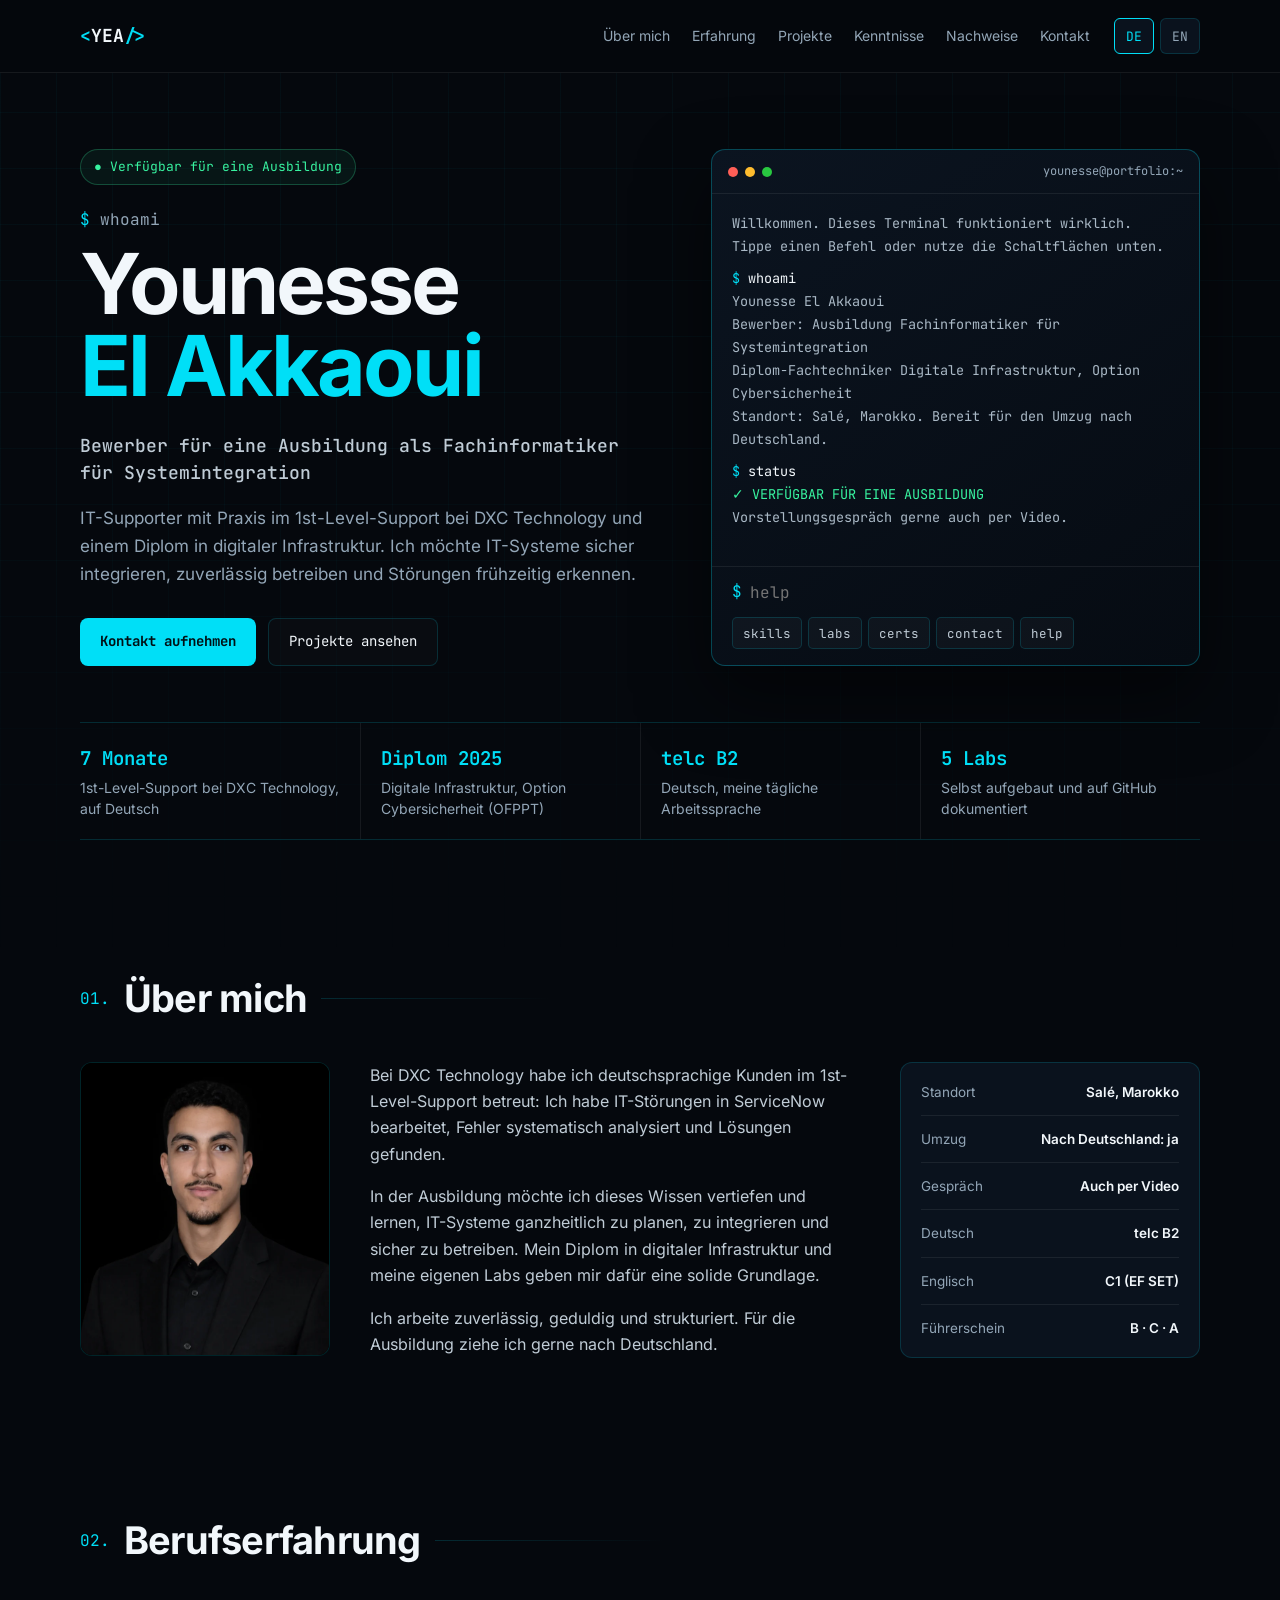
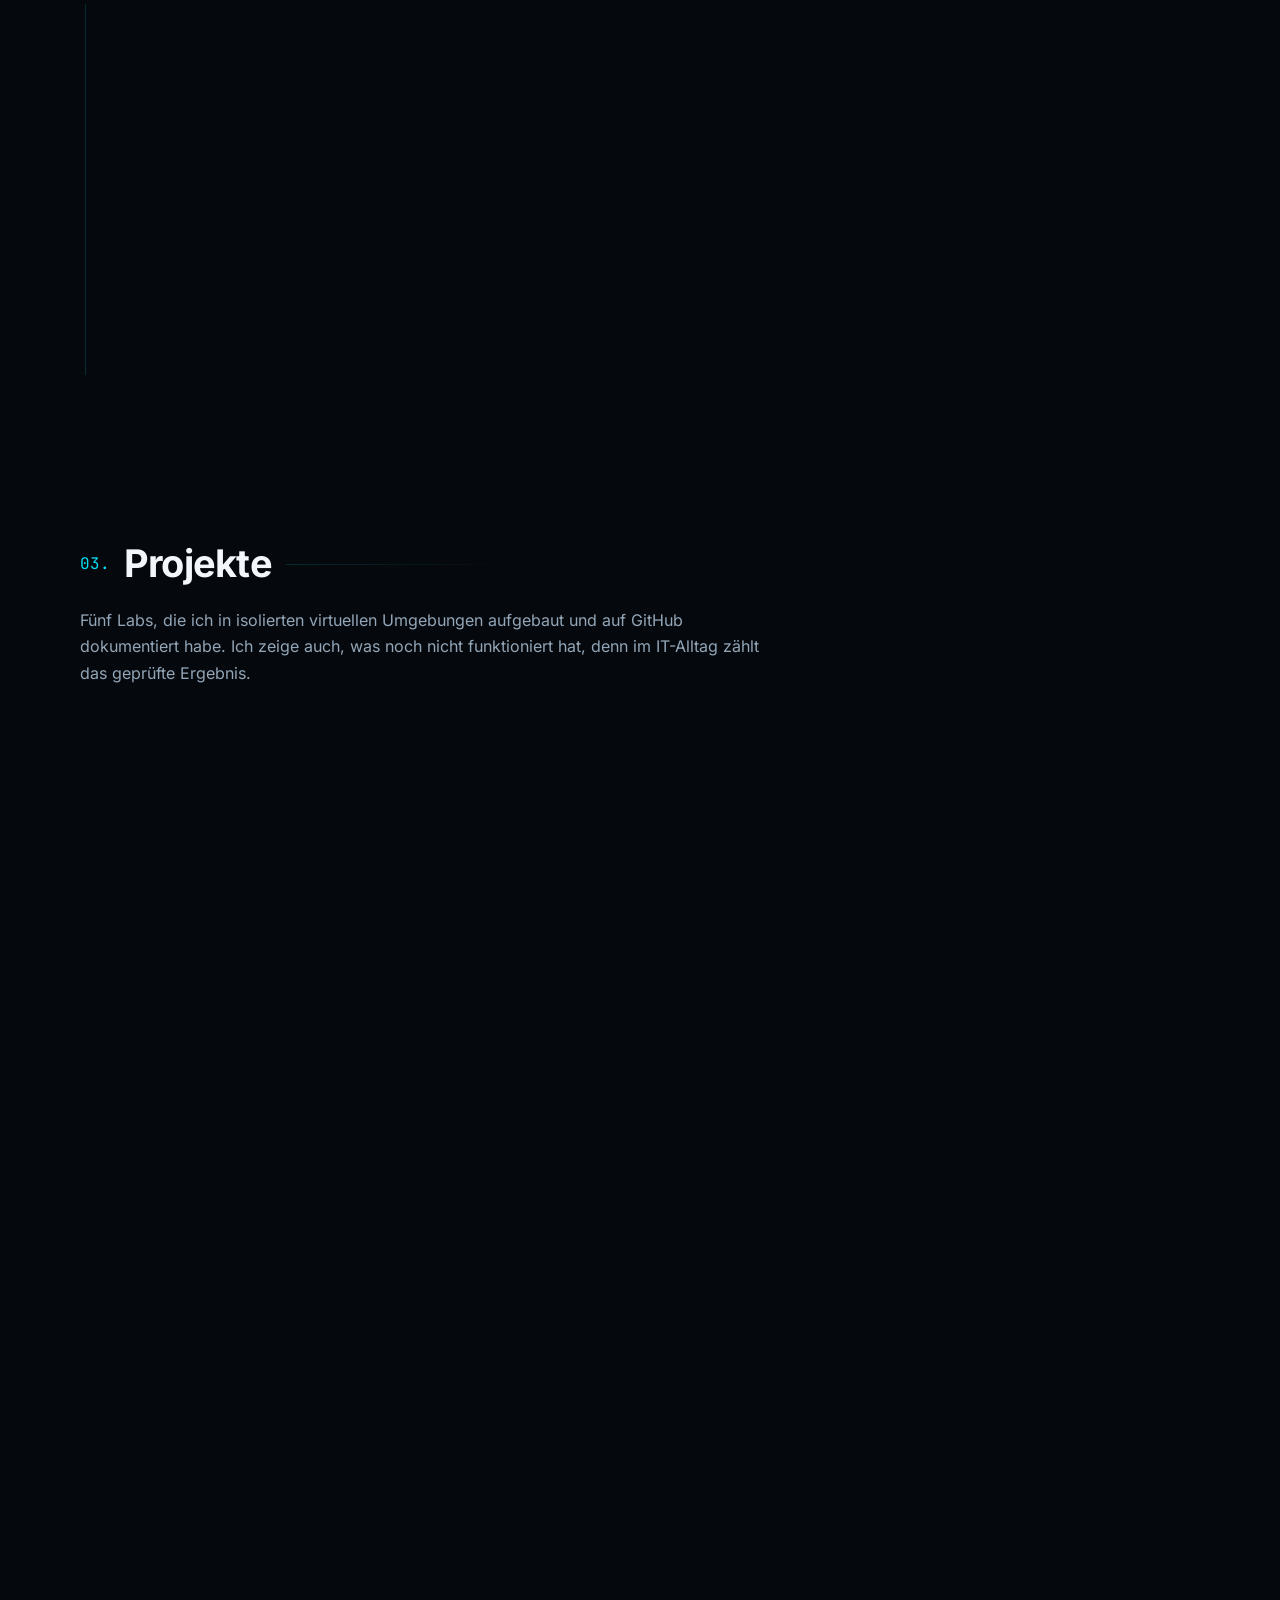
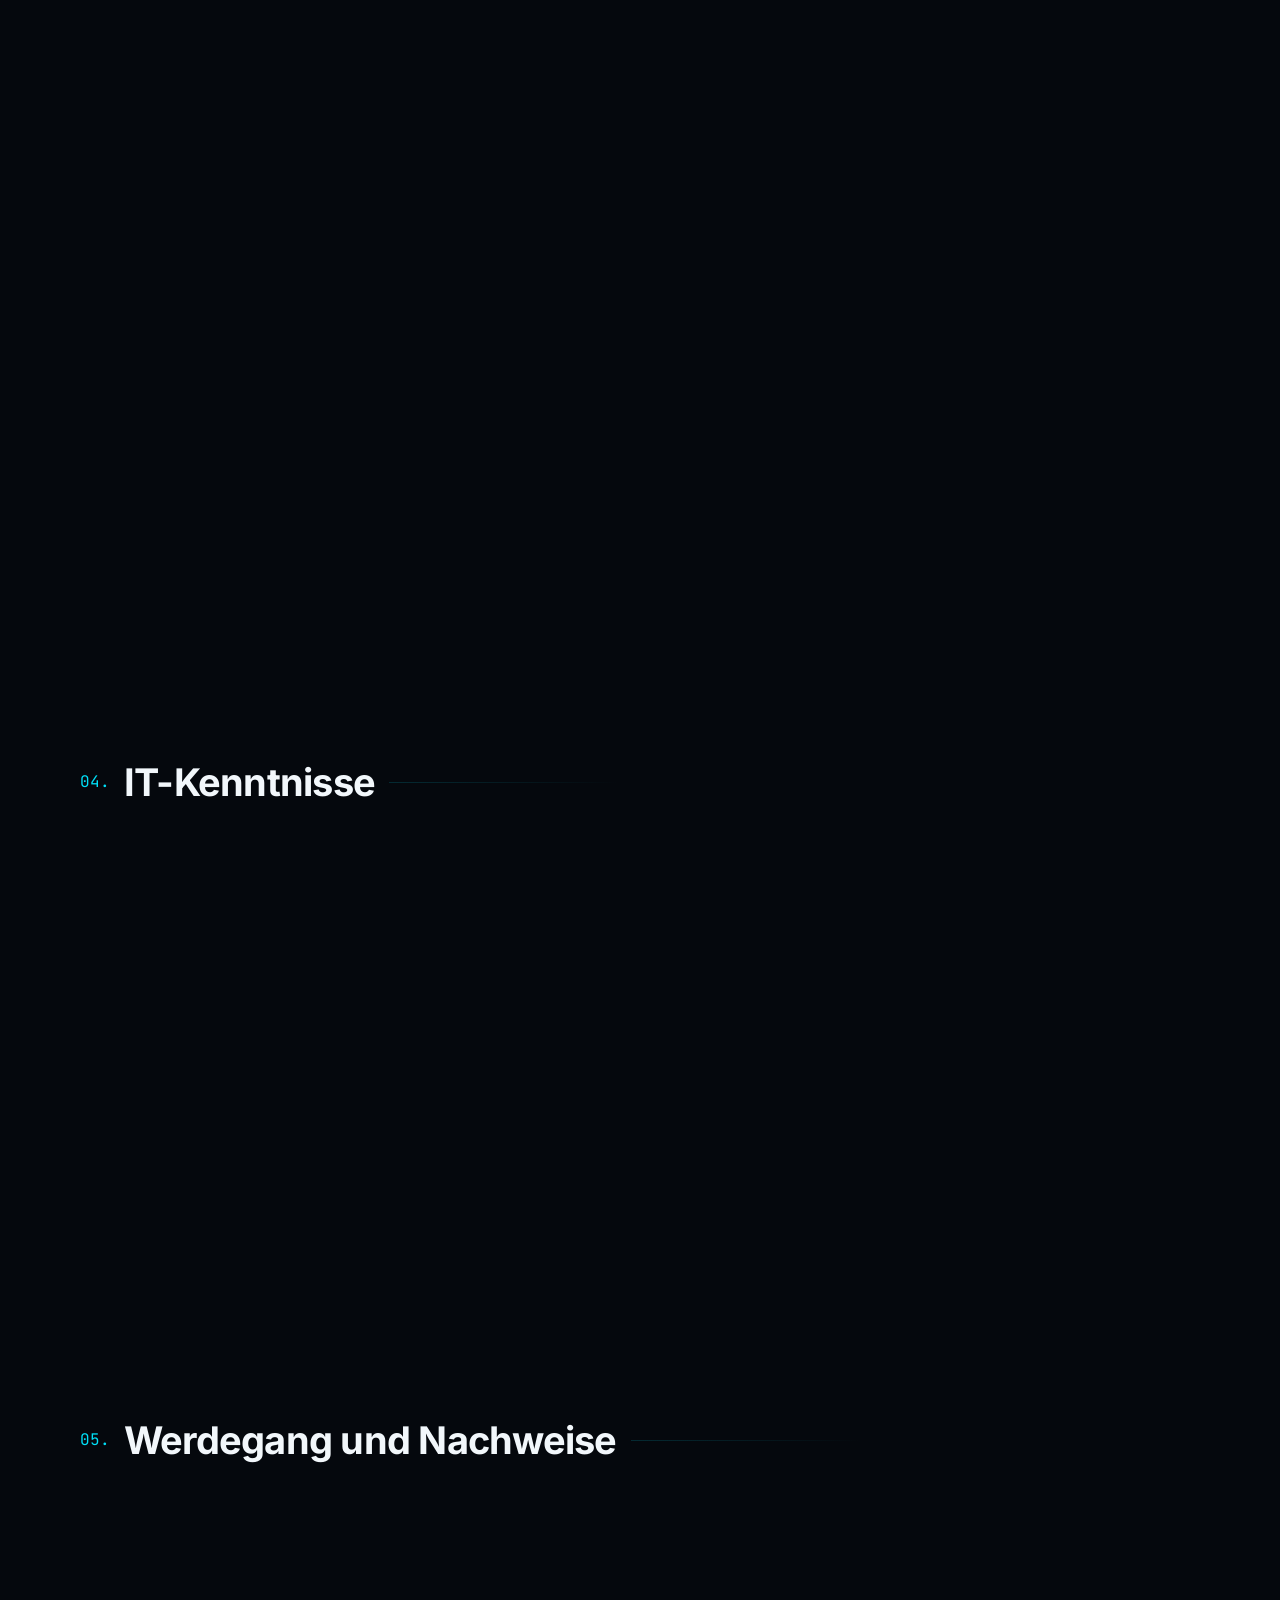
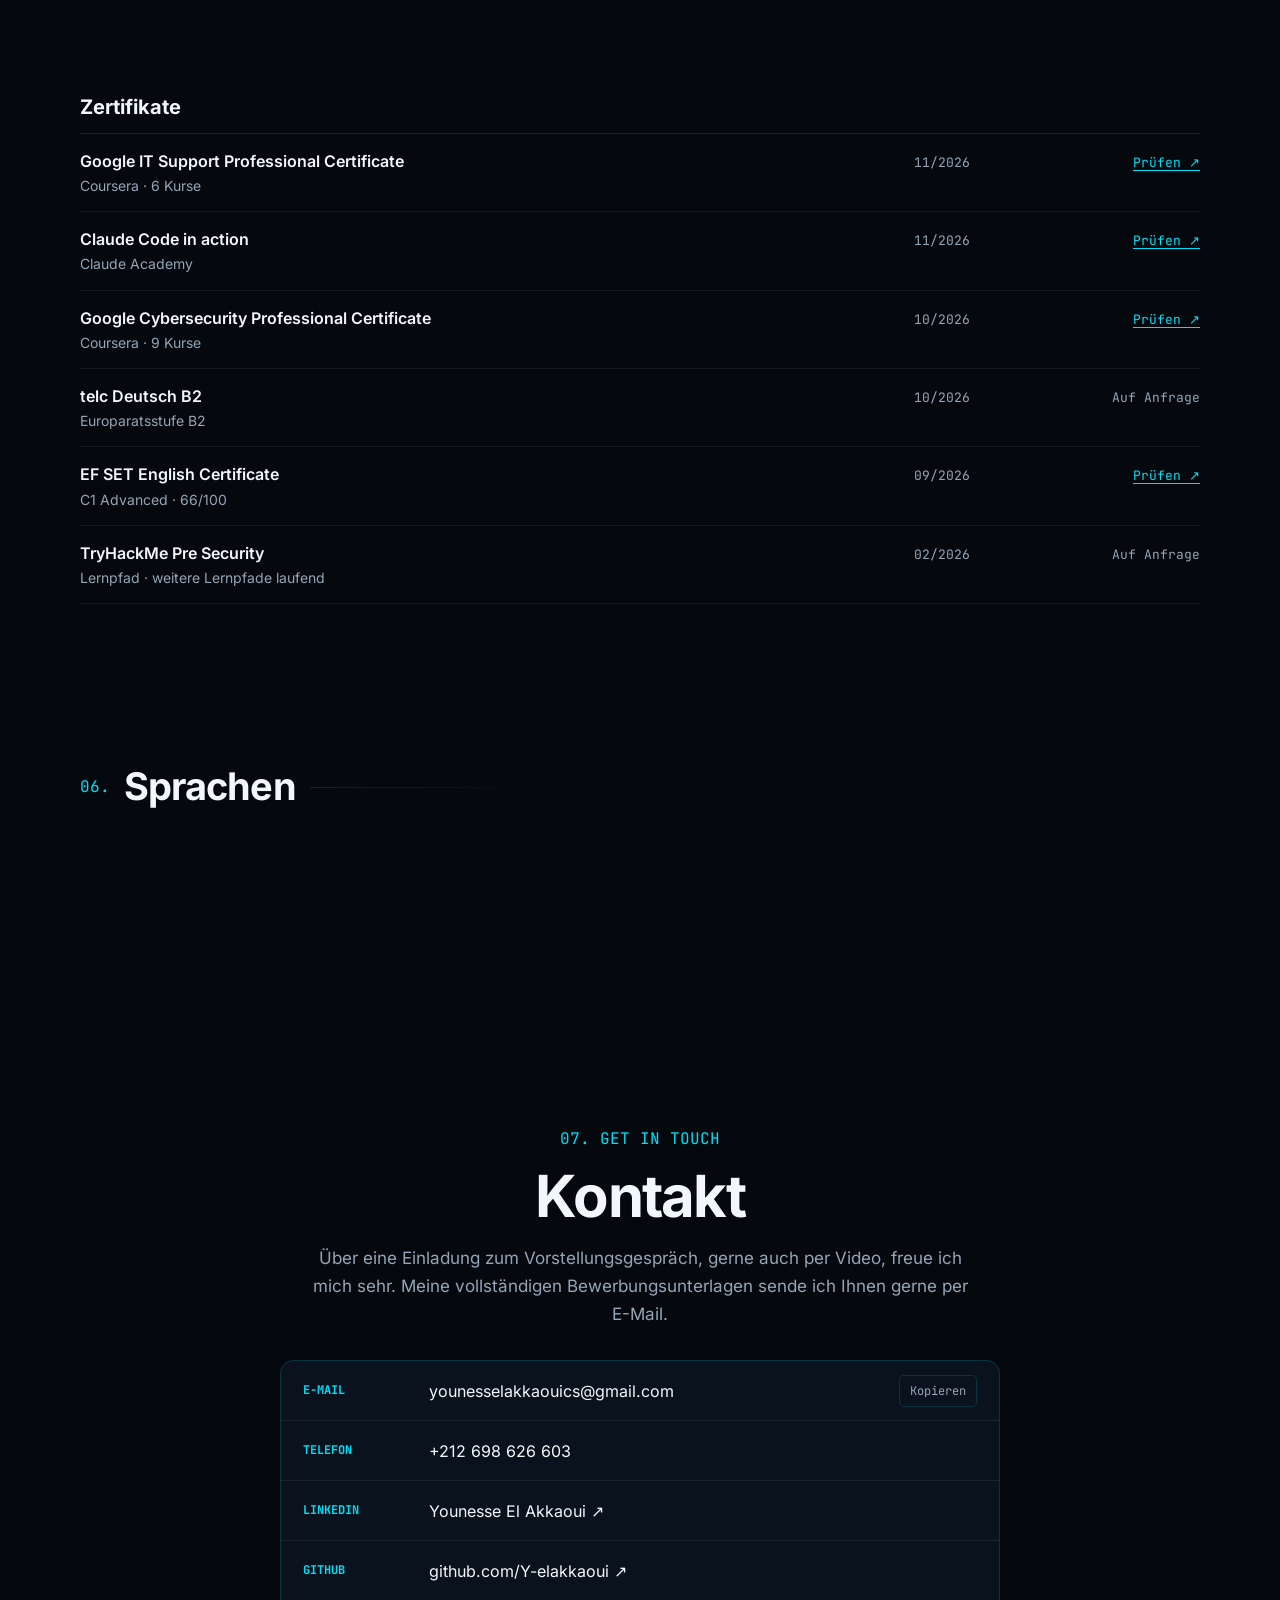
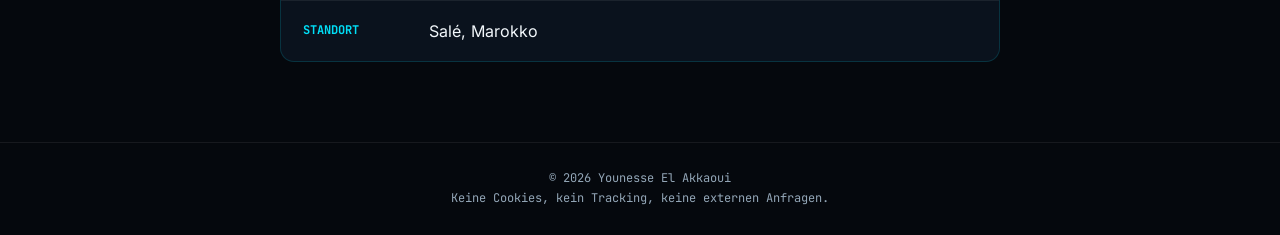
<file: index.html>
<!DOCTYPE html>
<html lang="de">
<head>
<meta charset="UTF-8">
<meta name="viewport" content="width=device-width, initial-scale=1">
<meta http-equiv="Content-Security-Policy" content="default-src 'none'; script-src 'self'; style-src 'self'; img-src 'self'; font-src 'self'; base-uri 'none'; form-action 'none'">
<meta name="referrer" content="strict-origin-when-cross-origin">

<title>Younesse El Akkaoui | Bewerber Ausbildung Fachinformatiker Systemintegration</title>
<meta name="description" content="Portfolio von Younesse El Akkaoui, Bewerber für eine Ausbildung zum Fachinformatiker für Systemintegration: IT-Support, Netzwerktechnik, Labs und Nachweise.">
<meta name="theme-color" content="#05080d">
<link rel="canonical" href="https://y-elakkaoui.github.io/">
<link rel="icon" href="assets/img/favicon.svg" type="image/svg+xml">

<meta property="og:type" content="profile">
<meta property="og:title" content="Younesse El Akkaoui | IT-Portfolio">
<meta property="og:description" content="Bewerber für eine Ausbildung zum Fachinformatiker für Systemintegration: IT-Support, Netzwerktechnik, Labs und Nachweise.">
<meta property="og:url" content="https://y-elakkaoui.github.io/">
<meta property="og:image" content="https://y-elakkaoui.github.io/assets/img/younesse-el-akkaoui.jpg">
<meta name="twitter:card" content="summary">

<script type="application/ld+json">
{
  "@context": "https://schema.org",
  "@type": "Person",
  "name": "Younesse El Akkaoui",
  "url": "https://y-elakkaoui.github.io/",
  "image": "https://y-elakkaoui.github.io/assets/img/younesse-el-akkaoui.jpg",
  "sameAs": [
    "https://github.com/Y-elakkaoui",
    "https://www.linkedin.com/in/younesse-el-akkaoui-502486380"
  ],
  "knowsLanguage": ["ar", "de", "en", "fr"]
}
</script>

<link rel="preload" href="assets/fonts/inter.woff2" as="font" type="font/woff2" crossorigin>
<link rel="stylesheet" href="assets/css/style.css">
<script src="assets/js/main.js" defer></script>
</head>

<body>

<a class="skip" href="#main" data-en="Skip to content">Zum Inhalt springen</a>

<header>
<nav class="container" aria-label="Hauptnavigation" data-en-label="Main navigation">
    <a href="#home" class="logo" aria-label="Younesse El Akkaoui, zum Seitenanfang" data-en-label="Younesse El Akkaoui, back to top"><span>&lt;</span>YEA<span>/&gt;</span></a>

    <div class="navlinks" id="navlinks">
        <a href="#about" data-en="About">Über mich</a>
        <a href="#experience" data-en="Experience">Erfahrung</a>
        <a href="#projects" data-en="Projects">Projekte</a>
        <a href="#skills" data-en="Skills">Kenntnisse</a>
        <a href="#education" data-en="Credentials">Nachweise</a>
        <a href="#contact" data-en="Contact">Kontakt</a>
    </div>

    <div class="lang" role="group" aria-label="Sprache" data-en-label="Language">
        <button type="button" data-lang="de" aria-pressed="true" aria-label="Deutsch">DE</button>
        <button type="button" data-lang="en" aria-pressed="false" aria-label="English">EN</button>
    </div>

    <button type="button" class="menu-toggle" id="menu-toggle" aria-controls="navlinks" aria-expanded="false" aria-label="Menü" data-en-label="Menu">☰</button>
</nav>
</header>

<main id="main">

<!-- HERO -->
<section class="hero" id="home">
<div class="container">
    <div class="hero-grid">
        <div>
            <div class="available" data-en="● Available for vocational training">● Verfügbar für eine Ausbildung</div>
            <div class="command"><span>$</span> whoami</div>
            <h1>Younesse <span>El Akkaoui</span></h1>
            <p class="hero-role" data-en="Applicant for vocational training as an IT Specialist for System Integration (Fachinformatiker)">Bewerber für eine Ausbildung als Fachinformatiker für Systemintegration</p>
            <p class="hero-description" data-en="IT supporter with hands-on 1st-level experience at DXC Technology and a technician diploma in digital infrastructure. I want to integrate IT systems securely, run them reliably and catch faults early.">IT-Supporter mit Praxis im 1st-Level-Support bei DXC Technology und einem Diplom in digitaler Infrastruktur. Ich möchte IT-Systeme sicher integrieren, zuverlässig betreiben und Störungen frühzeitig erkennen.</p>
            <div class="buttons">
                <a href="#contact" class="btn primary" data-en="Get in touch">Kontakt aufnehmen</a>
                <a href="#projects" class="btn secondary" data-en="View projects">Projekte ansehen</a>
            </div>
        </div>

        <div class="terminal">
            <div class="terminal-top">
                <div class="dots" aria-hidden="true">
                    <div class="dot red"></div>
                    <div class="dot yellow"></div>
                    <div class="dot green"></div>
                </div>
                <div class="terminal-title">younesse@portfolio:~</div>
            </div>
            <div class="terminal-body" id="terminal-output" role="log" aria-live="polite" tabindex="0" aria-label="Terminal-Ausgabe" data-en-label="Terminal output">
                <noscript>Younesse El Akkaoui · Ausbildung Fachinformatiker für Systemintegration</noscript>
            </div>
            <form class="terminal-form" id="terminal-form" autocomplete="off">
                <label for="terminal-input" aria-hidden="true">$</label>
                <input id="terminal-input" type="text" spellcheck="false" autocapitalize="off" autocorrect="off" enterkeyhint="go" maxlength="60" placeholder="help" aria-label="Befehl eingeben" data-en-label="Enter a command">
            </form>
            <div class="chips">
                <button type="button" data-cmd="skills">skills</button>
                <button type="button" data-cmd="labs">labs</button>
                <button type="button" data-cmd="certs">certs</button>
                <button type="button" data-cmd="contact">contact</button>
                <button type="button" data-cmd="help">help</button>
            </div>
        </div>
    </div>

    <dl class="facts">
        <div>
            <dt data-en="7 months">7 Monate</dt>
            <dd data-en="1st-level support at DXC Technology, in German">1st-Level-Support bei DXC Technology, auf Deutsch</dd>
        </div>
        <div>
            <dt data-en="Diploma 2025">Diplom 2025</dt>
            <dd data-en="Digital Infrastructure, Cybersecurity option (OFPPT)">Digitale Infrastruktur, Option Cybersicherheit (OFPPT)</dd>
        </div>
        <div>
            <dt>telc B2</dt>
            <dd data-en="German, my daily working language">Deutsch, meine tägliche Arbeitssprache</dd>
        </div>
        <div>
            <dt>5 Labs</dt>
            <dd data-en="Self-built and documented on GitHub">Selbst aufgebaut und auf GitHub dokumentiert</dd>
        </div>
    </dl>
</div>
</section>

<!-- ÜBER MICH -->
<section id="about">
<div class="container">
    <div class="section-title">
        <span>01.</span>
        <h2 data-en="About me">Über mich</h2>
    </div>

    <div class="about">
        <img class="portrait" src="assets/img/younesse-el-akkaoui.webp" width="720" height="849" loading="lazy" alt="Porträt von Younesse El Akkaoui in dunklem Sakko" data-en-alt="Portrait of Younesse El Akkaoui in a dark blazer">

        <div class="about-text">
            <p data-en="At DXC Technology I supported German-speaking customers in 1st-level support: I handled IT incidents in ServiceNow, analysed faults step by step and found solutions.">Bei DXC Technology habe ich deutschsprachige Kunden im 1st-Level-Support betreut: Ich habe IT-Störungen in ServiceNow bearbeitet, Fehler systematisch analysiert und Lösungen gefunden.</p>
            <p data-en="In the vocational training I want to deepen this knowledge and learn to plan, integrate and securely operate IT systems as a whole. My diploma in digital infrastructure and my own labs give me a solid starting point.">In der Ausbildung möchte ich dieses Wissen vertiefen und lernen, IT-Systeme ganzheitlich zu planen, zu integrieren und sicher zu betreiben. Mein Diplom in digitaler Infrastruktur und meine eigenen Labs geben mir dafür eine solide Grundlage.</p>
            <p data-en="I work reliably, patiently and in a structured way. I am happy to move to Germany for the training.">Ich arbeite zuverlässig, geduldig und strukturiert. Für die Ausbildung ziehe ich gerne nach Deutschland.</p>
        </div>

        <dl class="info">
            <div class="info-row"><dt data-en="Location">Standort</dt><dd data-en="Salé, Morocco">Salé, Marokko</dd></div>
            <div class="info-row"><dt data-en="Relocation">Umzug</dt><dd data-en="Ready for Germany">Nach Deutschland: ja</dd></div>
            <div class="info-row"><dt data-en="Interview">Gespräch</dt><dd data-en="Video is fine">Auch per Video</dd></div>
            <div class="info-row"><dt data-en="German">Deutsch</dt><dd>telc B2</dd></div>
            <div class="info-row"><dt data-en="English">Englisch</dt><dd>C1 (EF SET)</dd></div>
            <div class="info-row"><dt data-en="Driving licence">Führerschein</dt><dd>B · C · A</dd></div>
        </dl>
    </div>
</div>
</section>

<!-- ERFAHRUNG -->
<section id="experience">
<div class="container">
    <div class="section-title">
        <span>02.</span>
        <h2 data-en="Work experience">Berufserfahrung</h2>
    </div>

    <div class="timeline">
        <article class="experience" data-reveal>
            <div class="exp-top">
                <div>
                    <h3>IT Technical Support Agent</h3>
                    <div class="company">DXC Technology · Enterprise Services CDG</div>
                </div>
                <div class="date">03/2026 – 09/2026</div>
            </div>
            <ul>
                <li data-en="Incident management with ServiceNow: logging and resolving IT incidents.">Incident Management mit ServiceNow: Erfassung und Bearbeitung von IT-Störungen.</li>
                <li data-en="1st-level support and troubleshooting for German-speaking customers.">1st-Level-Support und Troubleshooting für deutschsprachige Kunden.</li>
                <li data-en="Professional communication in German and English by phone, email and ticketing system.">Professionelle Kommunikation auf Deutsch und Englisch per Telefon, E-Mail und Ticketsystem.</li>
            </ul>
        </article>

        <article class="experience" data-reveal>
            <div class="exp-top">
                <div>
                    <h3 data-en="IT Security Intern">Praktikant IT-Sicherheit</h3>
                    <div class="company">ASTRA EQUIPEMENT · Casablanca</div>
                </div>
                <div class="date">03/2024 – 04/2024</div>
            </div>
            <ul>
                <li data-en="Security analyses to identify vulnerabilities.">Sicherheitsanalysen zur Identifikation von Schwachstellen.</li>
                <li data-en="Helped implement security solutions: VPN, firewall and IDS/IPS.">Mitarbeit bei der Implementierung von Sicherheitslösungen: VPN, Firewall und IDS/IPS.</li>
                <li data-en="Monitored the network infrastructure with SNMP to detect anomalies.">Überwachung der Netzwerkinfrastruktur mit SNMP zur Erkennung von Anomalien.</li>
            </ul>
        </article>
    </div>
</div>
</section>

<!-- PROJEKTE -->
<section id="projects">
<div class="container">
    <div class="section-title">
        <span>03.</span>
        <h2 data-en="Projects">Projekte</h2>
    </div>
    <p class="section-intro" data-en="Five labs I built in isolated virtual environments and documented on GitHub. I also show what did not work yet, because in day-to-day IT what counts is checking the result.">Fünf Labs, die ich in isolierten virtuellen Umgebungen aufgebaut und auf GitHub dokumentiert habe. Ich zeige auch, was noch nicht funktioniert hat, denn im IT-Alltag zählt das geprüfte Ergebnis.</p>

    <div class="projects">

        <article class="project" data-reveal>
            <div class="project-media">
                <img src="assets/img/lab-topologie.webp" width="1100" height="457" loading="lazy" alt="GNS3-Topologie mit Hauptsitz-Router und Filial-Router, zwei Switches, Clients und DNS-Server" data-en-alt="GNS3 topology with headquarters router and branch router, two switches, clients and a DNS server">
            </div>
            <div class="project-body">
                <div class="project-label">LAB 01 · <span data-en="NETWORK">NETZWERK</span></div>
                <h3 data-en="Multi-site network with VLANs and OSPF">Standortnetz mit VLANs und OSPF</h3>
                <p data-en="An enterprise network in GNS3: headquarters and a branch office, connected by a WAN link.">Ein Unternehmensnetz in GNS3: Hauptsitz und eine Filiale, verbunden über eine WAN-Strecke.</p>
                <dl class="project-points">
                    <div>
                        <dt data-en="Built">Umgesetzt</dt>
                        <dd data-en="Five segmented VLANs, inter-VLAN routing with router-on-a-stick (802.1Q), IP plan with a /30 WAN link, dynamic routing with OSPF.">Fünf getrennte VLANs, Inter-VLAN-Routing per Router-on-a-Stick (802.1Q), IP-Plan mit /30-WAN-Strecke, dynamisches Routing mit OSPF.</dd>
                    </div>
                    <div class="result">
                        <dt data-en="Verified">Geprüft</dt>
                        <dd data-en="The OSPF adjacency between both routers reaches the FULL state (show ip ospf neighbor).">Die OSPF-Nachbarschaft beider Router erreicht den Status FULL (show ip ospf neighbor).</dd>
                    </div>
                    <div class="open">
                        <dt data-en="Open">Offen</dt>
                        <dd data-en="In GNS3 there are no ACLs yet, and there is only one WAN link. An automated concept retest with FRRouting (AI-assisted) confirms connectivity, the PC3 fix and filter rules. Next step: apply them on the Cisco routers in GNS3.">In GNS3 gibt es noch keine ACLs und nur eine WAN-Strecke. Ein automatisierter Konzept-Nachtest mit FRRouting (KI-gestützt) bestätigt Verbindungen, die PC3-Korrektur und Filterregeln. Nächster Schritt: auf die Cisco-Router in GNS3 übertragen.</dd>
                    </div>
                </dl>
                <ul class="tags">
                    <li>GNS3</li><li>VLAN</li><li>802.1Q</li><li>OSPF</li>
                </ul>
                <a class="text-link" href="https://github.com/Y-elakkaoui/Enterprise-MultiSite-VLAN-OSPF" target="_blank" rel="noopener noreferrer" data-en="Configuration on GitHub ↗">Konfiguration auf GitHub ↗</a>
            </div>
        </article>

        <article class="project" data-reveal>
            <div class="project-media">
                <img src="assets/img/lab-pfsense-regeln.webp" width="1100" height="249" loading="lazy" alt="pfSense-Regeltabelle: Ping von Kali zum Webserver erlaubt, HTTP von Kali zum Webserver blockiert" data-en-alt="pfSense rule table: ping from Kali to the web server allowed, HTTP from Kali to the web server blocked">
            </div>
            <div class="project-body">
                <div class="project-label">LAB 02 · FIREWALL</div>
                <h3 data-en="Firewall lab with pfSense">Firewall-Lab mit pfSense</h3>
                <p data-en="A small network in VMware: pfSense as gateway, Ubuntu Server with Apache, Ubuntu Desktop as client and Kali Linux as attacker.">Ein kleines Netz in VMware: pfSense als Gateway, Ubuntu Server mit Apache, Ubuntu Desktop als Client und Kali Linux als Angreifer.</p>
                <dl class="project-points">
                    <div>
                        <dt data-en="Built">Umgesetzt</dt>
                        <dd data-en="Firewall rules per host: the client reaches the web server, Kali may ping it, HTTP from Kali is to be blocked.">Firewall-Regeln pro Host: Der Client erreicht den Webserver, Kali darf ihn anpingen, HTTP von Kali soll blockiert werden.</dd>
                    </div>
                    <div class="open">
                        <dt data-en="Finding">Befund</dt>
                        <dd data-en="The documented Nmap scan from Kali shows port 80 open. Kali and the web server share one subnet, so their traffic does not pass through the firewall.">Der dokumentierte Nmap-Scan von Kali zeigt Port 80 offen. Kali und Webserver liegen im selben Subnetz, ihr Verkehr läuft also nicht über die Firewall.</dd>
                    </div>
                    <div>
                        <dt data-en="Next">Nächstes</dt>
                        <dd data-en="An automated concept retest with Linux (AI-assisted) confirms it: with the attacker in its own segment, port 80 is filtered. Next step: repeat this on pfSense.">Ein automatisierter Konzept-Nachtest mit Linux (KI-gestützt) bestätigt es: Mit dem Angreifer im eigenen Segment ist Port 80 gefiltert. Nächster Schritt: das Gleiche mit pfSense wiederholen.</dd>
                    </div>
                </dl>
                <ul class="tags">
                    <li>pfSense</li><li>VMware</li><li>Apache</li><li>Nmap</li><li>Kali Linux</li>
                </ul>
                <a class="text-link" href="https://github.com/Y-elakkaoui/pfsense-virtual-security-lab" target="_blank" rel="noopener noreferrer" data-en="Documentation on GitHub ↗">Dokumentation auf GitHub ↗</a>
            </div>
        </article>

        <article class="project" data-reveal>
            <div class="project-media">
                <img src="assets/img/lab-rescan.webp" width="896" height="372" loading="lazy" alt="Nmap-Ausgabe nach der Härtung: 998 Ports gefiltert, Port 80 offen, Server-Header zeigt Apache 2.4.58" data-en-alt="Nmap output after hardening: 998 ports filtered, port 80 open, server header shows Apache 2.4.58">
            </div>
            <div class="project-body">
                <div class="project-label">LAB 03 · <span data-en="HARDENING">HÄRTUNG</span></div>
                <h3 data-en="Scan, hardening, re-scan">Scan, Härtung, Re-Scan</h3>
                <p data-en="A full cycle in an isolated VMware network: assess an Ubuntu web server from Kali, harden it, then measure again.">Ein kompletter Durchlauf im isolierten VMware-Netz: Ubuntu-Webserver von Kali aus prüfen, härten und danach erneut messen.</p>
                <dl class="project-points">
                    <div>
                        <dt data-en="Built">Umgesetzt</dt>
                        <dd data-en="Scan with Nmap, WhatWeb, Nikto and Gobuster. Then changed the Apache configuration, removed the default page, enabled UFW and updated the system.">Scan mit Nmap, WhatWeb, Nikto und Gobuster. Danach Apache-Konfiguration geändert, Standardseite entfernt, UFW aktiviert, System aktualisiert.</dd>
                    </div>
                    <div class="result">
                        <dt data-en="Verified">Geprüft</dt>
                        <dd data-en="The firewall works: the re-scan shows 998 ports filtered and the default page is gone.">Die Firewall wirkt: Der Re-Scan zeigt 998 gefilterte Ports, die Standardseite ist weg.</dd>
                    </div>
                    <div class="open">
                        <dt data-en="Open">Offen</dt>
                        <dd data-en="The server header still showed Apache/2.4.58 and a directory listing appeared. Apache rejects the line ServerTokens off as a syntax error. The corrected configuration passed an automated retest in Docker (AI-assisted). Next step: repeat it on the original VM.">Der Server-Header nannte weiter Apache/2.4.58, außerdem erschien ein Verzeichnislisting. Apache lehnt die Zeile ServerTokens off als Syntaxfehler ab. Die korrigierte Konfiguration hat einen automatisierten Nachtest in Docker bestanden (KI-gestützt). Nächster Schritt: auf der ursprünglichen VM wiederholen.</dd>
                    </div>
                </dl>
                <ul class="tags">
                    <li>Nmap</li><li>Nikto</li><li>Gobuster</li><li>UFW</li><li>Apache</li>
                </ul>
                <a class="text-link" href="https://github.com/Y-elakkaoui/network-scanner-lab" target="_blank" rel="noopener noreferrer" data-en="Documentation on GitHub ↗">Dokumentation auf GitHub ↗</a>
            </div>
        </article>
        <article class="project" data-reveal>
            <div class="project-media">
                <img src="assets/img/lab-wazuh-alarme.webp" width="1100" height="249" loading="lazy" alt="Wazuh-Alarmliste vom Lab-Lauf: sieben Alarme der Regeln 100100 bis 100105, vom SSH-Brute-Force bis zum geänderten authorized_keys" data-en-alt="Wazuh alert list from the lab run: seven alerts from rules 100100 to 100105, from SSH brute force to the changed authorized_keys">
            </div>
            <div class="project-body">
                <div class="project-label">LAB 04 · SOC</div>
                <h3 data-en="Home SOC lab with Wazuh">Home-SOC-Lab mit Wazuh</h3>
                <p data-en="A simulated SSH attack chain against an Ubuntu endpoint in Docker containers: Wazuh is meant to detect each stage, from brute force to persistence. The simulation is harmless and only touches the lab container.">Eine simulierte SSH-Angriffskette gegen einen Ubuntu-Endpunkt in Docker-Containern: Wazuh soll jede Stufe erkennen, vom Brute Force bis zur Persistenz. Die Simulation ist harmlos und betrifft nur den Lab-Container.</p>
                <dl class="project-points">
                    <div>
                        <dt data-en="Built">Umgesetzt</dt>
                        <dd data-en="Six custom detection rules based on auth.log and file integrity monitoring, mapped to MITRE ATT&amp;CK, plus an incident report with timeline and countermeasures. Created with AI assistance (Claude).">Sechs eigene Erkennungsregeln auf Basis von auth.log und File Integrity Monitoring, MITRE ATT&amp;CK zugeordnet, dazu ein Incident-Report mit Zeitleiste und Gegenmaßnahmen. Erstellt mit KI-Unterstützung (Claude).</dd>
                    </div>
                    <div class="result">
                        <dt data-en="Verified">Geprüft</dt>
                        <dd data-en="In the documented run all six rules fired. A GitHub Actions workflow repeats the lab and fails if a rule does not fire; its latest run passed.">Im dokumentierten Lauf haben alle sechs Regeln ausgelöst. Ein GitHub-Actions-Workflow wiederholt das Lab und schlägt fehl, wenn eine Regel nicht auslöst; der letzte Lauf war erfolgreich.</dd>
                    </div>
                    <div class="open">
                        <dt data-en="Open">Offen</dt>
                        <dd data-en="The /etc/shadow rule only sees access through sudo; a root shell would need auditd or similar monitoring. The cron and user-creation rules would also fire on normal admin work and need tuning for production.">Die Regel zu /etc/shadow sieht nur Zugriffe über sudo; eine Root-Shell bräuchte auditd oder ein ähnliches Monitoring. Die Regeln zu Cron und neuen Benutzern würden auch bei normaler Admin-Arbeit auslösen und müssten für den Produktivbetrieb angepasst werden.</dd>
                    </div>
                </dl>
                <ul class="tags">
                    <li>Wazuh</li><li>Docker</li><li>MITRE ATT&amp;CK</li><li>GitHub Actions</li>
                </ul>
                <a class="text-link" href="https://github.com/Y-elakkaoui/home-soc-lab" target="_blank" rel="noopener noreferrer" data-en="Documentation on GitHub ↗">Dokumentation auf GitHub ↗</a>
            </div>
        </article>
        <article class="project" data-reveal>
            <div class="project-media">
                <img src="assets/img/lab-active-directory.svg" width="1100" height="420" loading="lazy" alt="Schema: DC01 mit Windows Server 2025 und CL01 mit Windows 11 im Netz 10.0.10.0/24 der Domaene firma.internal" data-en-alt="Diagram: DC01 running Windows Server 2025 and CL01 running Windows 11 in the 10.0.10.0/24 network of the domain firma.internal">
            </div>
            <div class="project-body">
                <div class="project-label">LAB 05 · WINDOWS SERVER</div>
                <h3 data-en="Windows company network with Active Directory">Windows-Firmennetz mit Active Directory</h3>
                <p data-en="Windows Server 2025 as domain controller and a Windows 11 client in VMware, for a fictional company with three departments.">Windows Server 2025 als Domänencontroller und ein Windows-11-Client in VMware, für eine fiktive Firma mit drei Abteilungen.</p>
                <dl class="project-points">
                    <div>
                        <dt data-en="Built">Umgesetzt</dt>
                        <dd data-en="Active Directory with OUs and AGDLP groups, DNS, DHCP, department shares with NTFS permissions, five group policies, a password policy, Windows Server Backup and a PowerShell script for new employees. Built automatically with AI assistance (Claude).">Active Directory mit OUs und Gruppen nach AGDLP, DNS, DHCP, Abteilungsfreigaben mit NTFS-Rechten, fünf Gruppenrichtlinien, Kennwortrichtlinie, Windows Server-Sicherung und ein PowerShell-Skript für neue Mitarbeiter. Automatisiert aufgebaut mit KI-Unterstützung (Claude).</dd>
                    </div>
                    <div class="result">
                        <dt data-en="Verified">Geprüft</dt>
                        <dd data-en="40 automated tests passed: access rights per department, applied group policies, restoring a deleted file, and a locked account that the help desk unlocks.">40 automatisierte Tests bestanden: Zugriffsrechte je Abteilung, angewendete Gruppenrichtlinien, Wiederherstellung einer gelöschten Datei und ein gesperrtes Konto, das der Helpdesk entsperrt.</dd>
                    </div>
                    <div class="open">
                        <dt data-en="Open">Offen</dt>
                        <dd data-en="There is only one domain controller, and the backup is stored on the same server. Next step: a second DC and a backup on another device.">Es gibt nur einen Domänencontroller, und die Sicherung liegt auf demselben Server. Nächster Schritt: zweiter DC und Sicherung auf ein anderes Gerät.</dd>
                    </div>
                </dl>
                <ul class="tags">
                    <li>Windows Server</li><li>Active Directory</li><li>GPO</li><li>PowerShell</li><li>DHCP</li>
                </ul>
                <a class="text-link" href="https://github.com/Y-elakkaoui/windows-server-ad-lab" target="_blank" rel="noopener noreferrer" data-en="Documentation on GitHub ↗">Dokumentation auf GitHub ↗</a>
            </div>
        </article>

    </div>
</div>
</section>

<!-- KENNTNISSE -->
<section id="skills">
<div class="container">
    <div class="section-title">
        <span>04.</span>
        <h2 data-en="IT skills">IT-Kenntnisse</h2>
    </div>

    <div class="skills">
        <div class="skill" data-reveal>
            <h3 data-en="Operating systems">Betriebssysteme</h3>
            <p>Windows 10/11, Windows Server, Linux (Ubuntu, Debian, Kali)</p>
            <small data-en="Applied in: diploma, labs 02 to 05">Angewendet in: Diplom, Labs 02 bis 05</small>
        </div>
        <div class="skill" data-reveal>
            <h3 data-en="Networking">Netzwerke</h3>
            <p data-en="TCP/IP, DNS, DHCP, routing, VLAN (802.1Q), OSPF, SNMP monitoring">TCP/IP, DNS, DHCP, Routing, VLAN (802.1Q), OSPF, SNMP-Monitoring</p>
            <small data-en="Applied in: diploma, lab 01, internship">Angewendet in: Diplom, Lab 01, Praktikum</small>
        </div>
        <div class="skill" data-reveal>
            <h3 data-en="Security">Sicherheit</h3>
            <p data-en="VPN, firewalls, IDS/IPS, pfSense, UFW, Nmap, Nikto, Gobuster, Wazuh (SIEM), MITRE ATT&amp;CK">VPN, Firewalls, IDS/IPS, pfSense, UFW, Nmap, Nikto, Gobuster, Wazuh (SIEM), MITRE ATT&amp;CK</p>
            <small data-en="Applied in: internship, labs 02 to 04, Google certificate">Angewendet in: Praktikum, Labs 02 bis 04, Google-Zertifikat</small>
        </div>
        <div class="skill" data-reveal>
            <h3>IT-Service-Management</h3>
            <p data-en="ServiceNow, incident management (ITIL), 1st-level support, remote support, troubleshooting">ServiceNow, Incident Management (ITIL), 1st-Level-Support, Remote-Support, Troubleshooting</p>
            <small data-en="Applied at: DXC Technology">Angewendet bei: DXC Technology</small>
        </div>
        <div class="skill" data-reveal>
            <h3 data-en="Virtualisation">Virtualisierung</h3>
            <p>VMware Workstation, VirtualBox, GNS3, Docker</p>
            <small data-en="Applied in: diploma, all five labs">Angewendet in: Diplom, allen fünf Labs</small>
        </div>
        <div class="skill" data-reveal>
            <h3 data-en="Automation and AI">Automatisierung und KI</h3>
            <p>Python, Bash, Claude, Claude Code, ChatGPT</p>
            <small data-en="Applied in: diploma, Google certificate, Claude Academy">Angewendet in: Diplom, Google-Zertifikat, Claude Academy</small>
        </div>
    </div>
</div>
</section>

<!-- WERDEGANG & NACHWEISE -->
<section id="education">
<div class="container">
    <div class="section-title">
        <span>05.</span>
        <h2 data-en="Education and credentials">Werdegang und Nachweise</h2>
    </div>

    <div class="education">
        <div class="edu" data-reveal>
            <div class="year">09/2025 – 01/2026</div>
            <h3 data-en="Further training in cybersecurity and data protection">Weiterbildung Cybersicherheit und Datenschutz</h3>
            <p>ENSI Rabat · JobInTech</p>
        </div>
        <div class="edu" data-reveal>
            <div class="year">09/2022 – 06/2025</div>
            <h3 data-en="Technician diploma: Digital Infrastructure, Cybersecurity option">Diplom-Fachtechniker: Digitale Infrastruktur, Option Cybersicherheit</h3>
            <p>OFPPT · Salé</p>
        </div>
        <div class="edu" data-reveal>
            <div class="year">09/2019 – 06/2022</div>
            <h3 data-en="Baccalauréat (Moroccan university entrance qualification)">Baccalauréat (marokkanisches Abitur)</h3>
            <p data-en="Jaber Ibn Hayane secondary school · Salé">Gymnasium Jaber Ibn Hayane · Salé</p>
        </div>
    </div>

    <h3 class="cert-title" data-en="Certificates">Zertifikate</h3>
    <div class="certs">
        <div class="cert">
            <div>
                <strong>Google IT Support Professional Certificate</strong>
                <p data-en="Coursera · 6 courses">Coursera · 6 Kurse</p>
            </div>
            <div class="when">11/2026</div>
            <div class="proof"><a href="https://coursera.org/verify/professional-cert/ZPKE63E71WF7" target="_blank" rel="noopener noreferrer" data-en="Verify ↗">Prüfen ↗</a></div>
        </div>
        <div class="cert">
            <div>
                <strong>Claude Code in action</strong>
                <p>Claude Academy</p>
            </div>
            <div class="when">11/2026</div>
            <div class="proof"><a href="https://academy.claude.com/verify/84bc342c7fe57989d3cd133274c6067b" target="_blank" rel="noopener noreferrer" data-en="Verify ↗">Prüfen ↗</a></div>
        </div>
        <div class="cert">
            <div>
                <strong>Google Cybersecurity Professional Certificate</strong>
                <p data-en="Coursera · 9 courses">Coursera · 9 Kurse</p>
            </div>
            <div class="when">10/2026</div>
            <div class="proof"><a href="https://coursera.org/verify/professional-cert/MKNP5D8UP4GO" target="_blank" rel="noopener noreferrer" data-en="Verify ↗">Prüfen ↗</a></div>
        </div>
        <div class="cert">
            <div>
                <strong>telc Deutsch B2</strong>
                <p data-en="Council of Europe level B2">Europaratsstufe B2</p>
            </div>
            <div class="when">10/2026</div>
            <div class="proof" data-en="On request">Auf Anfrage</div>
        </div>
        <div class="cert">
            <div>
                <strong>EF SET English Certificate</strong>
                <p>C1 Advanced · 66/100</p>
            </div>
            <div class="when">09/2026</div>
            <div class="proof"><a href="https://cert.efset.org/iFafyY" target="_blank" rel="noopener noreferrer" data-en="Verify ↗">Prüfen ↗</a></div>
        </div>
        <div class="cert">
            <div>
                <strong>TryHackMe Pre Security</strong>
                <p data-en="Learning path · more paths in progress">Lernpfad · weitere Lernpfade laufend</p>
            </div>
            <div class="when">02/2026</div>
            <div class="proof" data-en="On request">Auf Anfrage</div>
        </div>
    </div>
</div>
</section>

<!-- SPRACHEN -->
<section id="languages">
<div class="container">
    <div class="section-title">
        <span>06.</span>
        <h2 data-en="Languages">Sprachen</h2>
    </div>

    <div class="languages">
        <div class="language" data-reveal>
            <div class="code">DE</div>
            <h3 lang="de">Deutsch</h3>
            <p data-en="B2 (telc), daily working language">B2 (telc), tägliche Arbeitssprache</p>
        </div>
        <div class="language" data-reveal>
            <div class="code">EN</div>
            <h3 lang="en">English</h3>
            <p>C1 (EF SET)</p>
        </div>
        <div class="language" data-reveal>
            <div class="code">FR</div>
            <h3 lang="fr">Français</h3>
            <p data-en="Good knowledge">Gute Kenntnisse</p>
        </div>
        <div class="language" data-reveal>
            <div class="code">AR</div>
            <h3 lang="ar" dir="rtl">العربية</h3>
            <p data-en="Native language">Muttersprache</p>
        </div>
    </div>
</div>
</section>

<!-- KONTAKT -->
<section id="contact">
<div class="container contact">
    <div class="contact-number">07. GET IN TOUCH</div>
    <h2 data-en="Contact">Kontakt</h2>
    <p data-en="I look forward to an invitation to an interview, by video too. I am happy to send my complete application documents by email.">Über eine Einladung zum Vorstellungsgespräch, gerne auch per Video, freue ich mich sehr. Meine vollständigen Bewerbungsunterlagen sende ich Ihnen gerne per E-Mail.</p>

    <div class="contact-details">
        <div class="contact-line">
            <span class="contact-label">E-MAIL</span>
            <a class="contact-value" href="mailto:younesselakkaouics@gmail.com">younesselakkaouics@gmail.com</a>
            <button type="button" class="copy" id="copy-mail" data-copy="younesselakkaouics@gmail.com" data-en="Copy">Kopieren</button>
        </div>
        <div class="contact-line">
            <span class="contact-label" data-en="PHONE">TELEFON</span>
            <a class="contact-value" href="tel:+212698626603">+212 698 626 603</a>
        </div>
        <div class="contact-line">
            <span class="contact-label">LINKEDIN</span>
            <a class="contact-value" href="https://www.linkedin.com/in/younesse-el-akkaoui-502486380" target="_blank" rel="noopener noreferrer">Younesse El Akkaoui ↗</a>
        </div>
        <div class="contact-line">
            <span class="contact-label">GITHUB</span>
            <a class="contact-value" href="https://github.com/Y-elakkaoui" target="_blank" rel="noopener noreferrer">github.com/Y-elakkaoui ↗</a>
        </div>
        <div class="contact-line">
            <span class="contact-label" data-en="LOCATION">STANDORT</span>
            <span class="contact-value" data-en="Salé, Morocco">Salé, Marokko</span>
        </div>
    </div>
</div>
</section>

</main>

<footer>
<div class="container">
    <p>© <span id="year">2026</span> Younesse El Akkaoui</p>
    <p data-en="No cookies, no tracking, no external requests.">Keine Cookies, kein Tracking, keine externen Anfragen.</p>
</div>
</footer>

</body>
</html>
</file>
<file: assets/css/style.css>
/* Younesse El Akkaoui – Portfolio
   Keine externen Ressourcen: Schriften und Bilder liegen im Repository. */

@font-face {
    font-family: "Inter";
    src: url("../fonts/inter.woff2") format("woff2");
    font-weight: 100 900;
    font-display: swap;
}

@font-face {
    font-family: "JetBrains Mono";
    src: url("../fonts/jetbrains-mono.woff2") format("woff2");
    font-weight: 100 800;
    font-display: swap;
}

:root {
    --bg: #05080d;
    --surface: #0a121d;
    --surface-2: #0e1825;
    --cyan: #00dff7;
    --green: #38f3a0;
    --amber: #ffc861;
    --text: #f2f7fb;
    --soft: #c0ccd6;
    --muted: #93a6b7;
    --line: rgba(0, 223, 247, .16);
    --line-soft: rgba(255, 255, 255, .07);
    --sans: "Inter", system-ui, -apple-system, "Segoe UI", Roboto, Arial, sans-serif;
    --mono: "JetBrains Mono", ui-monospace, "Cascadia Code", Consolas, monospace;
    --header: 72px;
    color-scheme: dark;
}

*, *::before, *::after { box-sizing: border-box; }

* { margin: 0; padding: 0; }

html {
    scroll-behavior: smooth;
    scroll-padding-top: calc(var(--header) + 20px);
    -webkit-text-size-adjust: 100%;
}

body {
    font-family: var(--sans);
    font-size: 16px;
    line-height: 1.65;
    color: var(--text);
    background: var(--bg);
    overflow-x: hidden;
}

/* Raster aus dem bisherigen Design, nur im oberen Bereich sichtbar */
body::before {
    content: "";
    position: absolute;
    inset: 0 0 auto;
    height: 980px;
    z-index: -1;
    background-image:
        linear-gradient(rgba(0, 223, 247, .035) 1px, transparent 1px),
        linear-gradient(90deg, rgba(0, 223, 247, .035) 1px, transparent 1px);
    background-size: 56px 56px;
    -webkit-mask-image: linear-gradient(#000 40%, transparent);
    mask-image: linear-gradient(#000 40%, transparent);
}

img { display: block; max-width: 100%; height: auto; }

a { color: inherit; }

ul { list-style: none; }

h1, h2, h3 { line-height: 1.2; text-wrap: balance; }

:focus-visible {
    outline: 2px solid var(--cyan);
    outline-offset: 3px;
    border-radius: 4px;
}

.container {
    width: min(1120px, 100% - 32px);
    margin-inline: auto;
}

.mono { font-family: var(--mono); }

.skip {
    position: absolute;
    left: 16px;
    top: -60px;
    z-index: 1000;
    padding: 10px 16px;
    color: #001015;
    background: var(--cyan);
    border-radius: 6px;
    font-weight: 600;
}

.skip:focus { top: 12px; }

/* ---------- Navigation ---------- */

header {
    position: sticky;
    top: 0;
    z-index: 100;
    background: rgba(5, 8, 13, .97);
    border-bottom: 1px solid var(--line-soft);
}

nav {
    height: var(--header);
    display: flex;
    align-items: center;
    gap: 24px;
}

.logo {
    font-family: var(--mono);
    font-size: 18px;
    font-weight: 700;
    text-decoration: none;
    margin-right: auto;
}

.logo span { color: var(--cyan); }

.navlinks { display: flex; gap: 22px; }

.navlinks a {
    color: var(--muted);
    font-size: 14px;
    text-decoration: none;
    padding: 6px 0;
    border-bottom: 1px solid transparent;
    transition: color .15s, border-color .15s;
}

.navlinks a:hover,
.navlinks a[aria-current="true"] {
    color: var(--cyan);
    border-color: var(--cyan);
}

.lang { display: flex; gap: 6px; }

.lang button,
.menu-toggle {
    min-height: 36px;
    min-width: 40px;
    padding: 0 9px;
    font-family: var(--mono);
    font-size: 13px;
    color: var(--muted);
    background: var(--surface);
    border: 1px solid var(--line);
    border-radius: 6px;
    cursor: pointer;
}

.lang button:hover,
.menu-toggle:hover { color: var(--text); }

.lang button[aria-pressed="true"] {
    color: var(--cyan);
    border-color: var(--cyan);
}

.menu-toggle { display: none; font-size: 18px; line-height: 1; }

/* ---------- Hero ---------- */

.hero { padding: 76px 0 56px; }

.hero-grid {
    display: grid;
    grid-template-columns: 1.08fr .92fr;
    align-items: center;
    gap: 56px;
}

.hero-grid > * { min-width: 0; }

.available {
    display: inline-block;
    margin-bottom: 22px;
    padding: 6px 13px;
    color: var(--green);
    background: rgba(56, 243, 160, .06);
    border: 1px solid rgba(56, 243, 160, .25);
    border-radius: 50px;
    font-family: var(--mono);
    font-size: 13px;
}

.command {
    margin-bottom: 10px;
    color: var(--muted);
    font-family: var(--mono);
}

.command span { color: var(--cyan); }

.hero h1 {
    font-size: clamp(48px, 6.6vw, 84px);
    line-height: .98;
    letter-spacing: -.035em;
    margin-bottom: 24px;
}

.hero h1 span { display: block; color: var(--cyan); }

.hero-role {
    margin-bottom: 18px;
    color: var(--soft);
    font-family: var(--mono);
    font-size: clamp(15px, 1.5vw, 18px);
    font-weight: 500;
    line-height: 1.5;
}

.hero-description {
    max-width: 60ch;
    margin-bottom: 30px;
    color: var(--muted);
    font-size: 17px;
}

.buttons { display: flex; flex-wrap: wrap; gap: 12px; }

.btn {
    display: inline-flex;
    align-items: center;
    justify-content: center;
    min-height: 48px;
    padding: 0 20px;
    border-radius: 8px;
    font-family: var(--mono);
    font-size: 14px;
    text-decoration: none;
    transition: transform .2s, box-shadow .2s, border-color .2s, color .2s;
    cursor: pointer;
}

.btn:hover { transform: translateY(-2px); }

.primary {
    color: #001015;
    background: var(--cyan);
    font-weight: 700;
    border: 0;
}

.primary:hover { box-shadow: 0 0 28px rgba(0, 223, 247, .28); }

.secondary {
    color: var(--text);
    background: rgba(255, 255, 255, .02);
    border: 1px solid var(--line);
}

.secondary:hover { color: var(--cyan); border-color: var(--cyan); }

/* ---------- Terminal ---------- */

.terminal {
    overflow: hidden;
    background: linear-gradient(145deg, #0b1420, #060b12);
    border: 1px solid rgba(0, 223, 247, .28);
    border-radius: 14px;
    box-shadow: 0 30px 70px rgba(0, 0, 0, .5);
}

.terminal-top {
    height: 44px;
    display: flex;
    align-items: center;
    padding: 0 16px;
    border-bottom: 1px solid var(--line-soft);
}

.dots { display: flex; gap: 7px; }

.dot { width: 10px; height: 10px; border-radius: 50%; }
.red { background: #ff5f57; }
.yellow { background: #febc2e; }
.green { background: #28c840; }

.terminal-title {
    margin-left: auto;
    color: var(--muted);
    font-family: var(--mono);
    font-size: 12px;
}

.terminal-body {
    height: 372px;
    padding: 18px 20px;
    overflow-y: auto;
    color: #aab9c6;
    font-family: var(--mono);
    font-size: 13.5px;
    line-height: 1.7;
    overflow-wrap: anywhere;
    white-space: pre-wrap;
}

.terminal-body .cmd { color: var(--text); }
.terminal-body .cmd::before { content: "$ "; color: var(--cyan); }
.terminal-body .ok { color: var(--green); }
.terminal-body .err { color: var(--amber); }
.terminal-body .gap { height: .7em; }

.terminal-form {
    display: flex;
    align-items: center;
    gap: 8px;
    padding: 10px 20px;
    border-top: 1px solid var(--line-soft);
    font-family: var(--mono);
}

.terminal-form label { color: var(--cyan); }

.terminal-form input {
    flex: 1;
    min-width: 0;
    height: 30px;
    color: var(--text);
    caret-color: var(--cyan);
    background: transparent;
    border: 0;
    font: 16px var(--mono);
}

.terminal-form input:focus { outline: 0; }

.terminal-form:focus-within { background: rgba(0, 223, 247, .04); }

.chips {
    display: flex;
    flex-wrap: wrap;
    gap: 6px;
    padding: 0 20px 16px;
}

.chips button {
    min-height: 32px;
    padding: 0 10px;
    color: var(--soft);
    background: rgba(255, 255, 255, .03);
    border: 1px solid var(--line);
    border-radius: 5px;
    font: 12.5px var(--mono);
    cursor: pointer;
}

.chips button:hover { color: var(--cyan); border-color: var(--cyan); }

/* ---------- Auf einen Blick ---------- */

.facts {
    display: grid;
    grid-template-columns: repeat(4, 1fr);
    margin-top: 56px;
    border-block: 1px solid var(--line);
}

.facts > div { padding: 20px 20px 20px 0; }

.facts > div + div { padding-left: 20px; border-left: 1px solid var(--line-soft); }

.facts dt {
    color: var(--cyan);
    font-family: var(--mono);
    font-size: 19px;
    font-weight: 600;
}

.facts dd { color: var(--muted); font-size: 14px; line-height: 1.45; margin-top: 4px; }

/* ---------- Abschnitte ---------- */

section { padding: 80px 0; }

.section-title {
    display: flex;
    align-items: center;
    gap: 14px;
    margin-bottom: 40px;
}

.section-title span { color: var(--cyan); font-family: var(--mono); }

.section-title h2 {
    font-size: clamp(28px, 3.6vw, 38px);
    letter-spacing: -.02em;
}

.section-title::after {
    content: "";
    flex: 0 1 230px;
    height: 1px;
    background: linear-gradient(90deg, var(--line), transparent);
}

.section-intro {
    max-width: 68ch;
    margin: -20px 0 36px;
    color: var(--muted);
}

/* ---------- Über mich ---------- */

.about {
    display: grid;
    grid-template-columns: 250px 1fr 300px;
    gap: 40px;
    align-items: start;
}

.portrait {
    border: 1px solid var(--line);
    border-radius: 12px;
    background: #000;
}

.about-text p { margin-bottom: 16px; color: var(--soft); }

.about-text p:last-child { margin-bottom: 0; }

.info {
    padding: 6px 20px;
    background: var(--surface);
    border: 1px solid var(--line);
    border-radius: 12px;
}

.info-row {
    display: flex;
    justify-content: space-between;
    gap: 14px;
    padding: 12px 0;
    font-size: 13.5px;
    border-bottom: 1px solid var(--line-soft);
}

.info-row:last-child { border: 0; }

.info-row dt { color: var(--muted); }

.info-row dd { font-weight: 600; text-align: right; }

/* ---------- Erfahrung ---------- */

.timeline { border-left: 1px solid var(--line); margin-left: 5px; }

.experience {
    position: relative;
    padding: 0 0 36px 30px;
}

.experience:last-child { padding-bottom: 0; }

.experience::before {
    content: "";
    position: absolute;
    left: -6px;
    top: 8px;
    width: 11px;
    height: 11px;
    border-radius: 50%;
    background: var(--bg);
    border: 2px solid var(--cyan);
}

.exp-top {
    display: flex;
    justify-content: space-between;
    gap: 20px;
    margin-bottom: 12px;
}

.exp-top h3 { font-size: 20px; }

.company { margin-top: 3px; color: var(--cyan); font-family: var(--mono); font-size: 13px; }

.date { flex: none; color: var(--muted); font-family: var(--mono); font-size: 13px; }

.experience ul { max-width: 72ch; color: var(--soft); }

.experience li { position: relative; padding-left: 18px; margin-bottom: 6px; }

.experience li::before {
    content: "›";
    position: absolute;
    left: 0;
    color: var(--cyan);
    font-family: var(--mono);
}

/* ---------- Projekte ---------- */

.projects { display: grid; gap: 24px; }

.project {
    display: grid;
    grid-template-columns: 1fr 1fr;
    overflow: hidden;
    background: var(--surface);
    border: 1px solid var(--line);
    border-radius: 14px;
}

.project > * { min-width: 0; }

.project-media {
    display: flex;
    align-items: center;
    background: #03060a;
    border-right: 1px solid var(--line-soft);
}

.project-media img { width: 100%; }

.project-body { padding: 28px; }

.project-label { color: var(--cyan); font-family: var(--mono); font-size: 12.5px; }

.project h3 { margin: 6px 0 10px; font-size: 21px; }

.project p { color: var(--soft); font-size: 15px; }

.project-points { margin: 14px 0 0; font-size: 14.5px; }

.project-points > div {
    display: grid;
    grid-template-columns: 84px 1fr;
    gap: 10px;
    padding: 8px 0;
    border-top: 1px solid var(--line-soft);
}

.project-points dt { color: var(--muted); font-family: var(--mono); font-size: 12.5px; padding-top: 2px; }

.project-points dd { color: var(--soft); }

.project-points .result dt { color: var(--green); }

.project-points .open dt { color: var(--amber); }

.tags { display: flex; flex-wrap: wrap; gap: 6px; margin: 16px 0; }

.tags li {
    padding: 2px 8px;
    color: var(--muted);
    border: 1px solid var(--line);
    border-radius: 4px;
    font-family: var(--mono);
    font-size: 12px;
}

.text-link {
    color: var(--cyan);
    font-family: var(--mono);
    font-size: 13.5px;
    text-underline-offset: 3px;
}

.text-link:hover { color: var(--text); }

/* ---------- IT-Kenntnisse ---------- */

.skills { display: grid; grid-template-columns: repeat(3, 1fr); gap: 16px; }

.skill {
    display: flex;
    flex-direction: column;
    padding: 22px;
    background: var(--surface);
    border: 1px solid var(--line);
    border-radius: 12px;
}

.skill h3 { margin-bottom: 8px; font-size: 17px; }

.skill p { margin-bottom: 14px; color: var(--soft); font-size: 14.5px; }

.skill small {
    margin-top: auto;
    padding-top: 10px;
    color: var(--muted);
    border-top: 1px solid var(--line-soft);
    font-family: var(--mono);
    font-size: 12px;
    line-height: 1.5;
}

/* ---------- Werdegang & Nachweise ---------- */

.education { display: grid; grid-template-columns: repeat(3, 1fr); gap: 16px; }

.edu {
    padding: 22px;
    background: var(--surface);
    border: 1px solid var(--line);
    border-radius: 12px;
}

.year { color: var(--cyan); font-family: var(--mono); font-size: 12.5px; }

.edu h3 { margin: 10px 0 6px; font-size: 17px; }

.edu p { color: var(--muted); font-size: 14.5px; }

.cert-title { margin: 44px 0 14px; font-size: 20px; }

.certs { border-top: 1px solid var(--line); }

.cert {
    display: grid;
    grid-template-columns: 1fr 120px 150px;
    align-items: baseline;
    gap: 16px;
    padding: 14px 0;
    border-bottom: 1px solid var(--line-soft);
}

.cert strong { font-weight: 600; }

.cert p { color: var(--muted); font-size: 14px; }

.cert .when { color: var(--muted); font-family: var(--mono); font-size: 13px; }

.cert .proof { font-size: 13px; color: var(--muted); font-family: var(--mono); text-align: right; }

.cert .proof a { color: var(--cyan); text-underline-offset: 3px; }

.cert .proof a:hover { color: var(--text); }

/* ---------- Sprachen ---------- */

.languages { display: grid; grid-template-columns: repeat(4, 1fr); gap: 16px; }

.language {
    padding: 20px;
    background: rgba(255, 255, 255, .02);
    border: 1px solid var(--line);
    border-radius: 12px;
}

.language .code { color: var(--cyan); font-family: var(--mono); font-size: 13px; }

.language h3 { margin: 6px 0 4px; font-size: 18px; }

.language p { color: var(--muted); font-size: 14px; line-height: 1.5; }

/* ---------- Kontakt ---------- */

.contact { max-width: 720px; margin-inline: auto; }

.contact-number { color: var(--cyan); font-family: var(--mono); text-align: center; }

.contact h2 {
    margin: 10px 0 12px;
    font-size: clamp(36px, 5.4vw, 58px);
    letter-spacing: -.03em;
    text-align: center;
}

.contact > p {
    max-width: 60ch;
    margin: 0 auto 32px;
    color: var(--muted);
    font-size: 17px;
    text-align: center;
}

.contact-details {
    overflow: hidden;
    background: var(--surface);
    border: 1px solid var(--line);
    border-radius: 14px;
}

.contact-line {
    display: grid;
    grid-template-columns: 110px 1fr auto;
    align-items: center;
    gap: 16px;
    min-height: 60px;
    padding: 10px 22px;
    border-bottom: 1px solid var(--line-soft);
}

.contact-line:last-child { border-bottom: 0; }

.contact-label { color: var(--cyan); font-family: var(--mono); font-size: 12px; font-weight: 700; }

.contact-value { overflow-wrap: anywhere; text-decoration: none; }

a.contact-value:hover { color: var(--cyan); text-decoration: underline; text-underline-offset: 3px; }

.copy {
    min-height: 32px;
    padding: 0 10px;
    color: var(--muted);
    background: transparent;
    border: 1px solid var(--line);
    border-radius: 5px;
    font: 12px var(--mono);
    cursor: pointer;
}

.copy:hover { color: var(--cyan); border-color: var(--cyan); }

.contact-note { margin-top: 18px; color: var(--muted); font-size: 14px; text-align: center; }

/* ---------- Footer ---------- */

footer {
    padding: 26px 0;
    border-top: 1px solid var(--line-soft);
    color: var(--muted);
    text-align: center;
    font-family: var(--mono);
    font-size: 12px;
}

/* ---------- Einblenden beim Scrollen (nur unterhalb des ersten Bildschirms) ---------- */

.reveal {
    opacity: 0;
    transform: translateY(18px);
    transition: opacity .5s ease, transform .5s ease;
}

.reveal.show { opacity: 1; transform: none; }

/* ---------- Responsive ---------- */

@media (max-width: 1040px) {
    .about { grid-template-columns: 220px 1fr; }
    .info { grid-column: 1 / -1; }
    .project { grid-template-columns: 1fr; }
    .project-media { border-right: 0; border-bottom: 1px solid var(--line-soft); }
}

@media (max-width: 920px) {
    .menu-toggle { display: block; }

    .navlinks {
        display: none;
        position: absolute;
        top: var(--header);
        left: 0;
        right: 0;
        flex-direction: column;
        gap: 0;
        padding: 8px 16px 14px;
        background: #070c13;
        border-bottom: 1px solid var(--line);
    }

    .navlinks.open { display: flex; }

    .navlinks a { padding: 12px 0; font-size: 16px; border-bottom: 1px solid var(--line-soft); }

    .navlinks a:last-child { border-bottom: 0; }

    .hero { padding-top: 48px; }

    .hero-grid { grid-template-columns: 1fr; gap: 40px; }

    .facts { grid-template-columns: 1fr 1fr; }

    .facts > div:nth-child(3) { padding-left: 0; border-left: 0; }

    .facts > div:nth-child(n+3) { border-top: 1px solid var(--line-soft); }

    .skills { grid-template-columns: 1fr 1fr; }

    .education { grid-template-columns: 1fr; }

    .languages { grid-template-columns: 1fr 1fr; }
}

@media (max-width: 620px) {
    :root { --header: 64px; }

    section { padding: 60px 0; }

    .hero h1 { font-size: clamp(42px, 13vw, 54px); }

    .buttons .btn { width: 100%; }

    .terminal-body { height: 280px; padding: 14px 16px; font-size: 12.5px; }

    .terminal-form { padding: 8px 16px; }

    .chips { padding: 0 16px 14px; }

    .section-title::after { display: none; }

    .about { grid-template-columns: 1fr; }

    .portrait { max-width: 240px; }

    .exp-top { flex-direction: column; gap: 4px; }

    .project-body { padding: 22px 18px; }

    .project-points > div { grid-template-columns: 1fr; gap: 0; }

    .skills { grid-template-columns: 1fr; }

    .cert { grid-template-columns: 1fr auto; gap: 2px 12px; }

    .cert > div:first-child { grid-column: 1 / -1; }

    .cert .proof { text-align: right; }

    .contact-line { grid-template-columns: 1fr auto; gap: 2px 12px; padding: 12px 18px; }

    .contact-label { grid-column: 1 / -1; }

    .contact-value { font-size: 14.5px; }
}

@media (prefers-reduced-motion: reduce) {
    html { scroll-behavior: auto; }

    *, *::before, *::after {
        transition-duration: .01ms !important;
        animation-duration: .01ms !important;
    }
}
</file>
